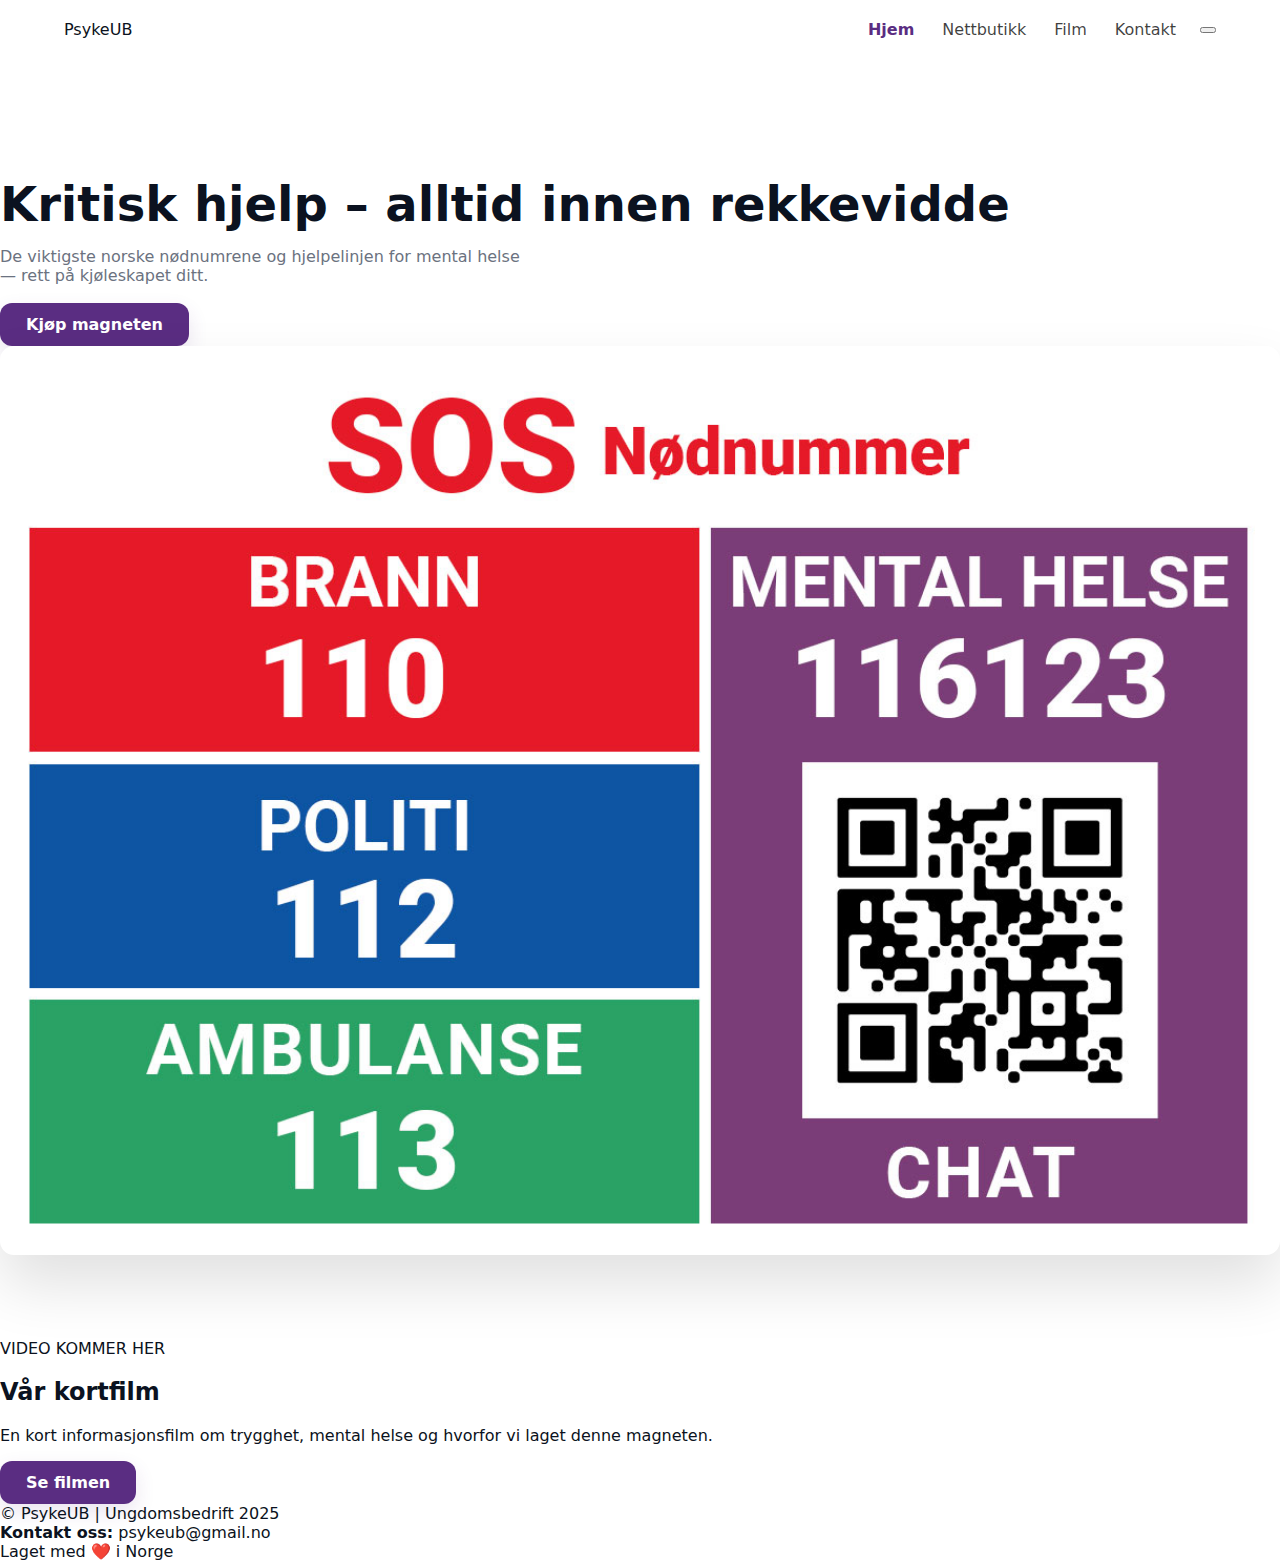
<file: index.html>
<!doctype html>
<html lang="nb">
<head>
  <meta charset="utf-8" />
  <meta name="viewport" content="width=device-width, initial-scale=1" />
  <title>psykeub — Kritisk hjelp, alltid innen rekkevidde</title>
  <link rel="stylesheet" href="css/styles.css">
</head>

<body>

<header class="header">
  <div class="header-inner">
    
    <div class="logo">PsykeUB</div>

    <nav class="nav desktop-nav">
      <a href="index.html" class="active">Hjem</a>
      <a href="product.html">Nettbutikk</a>
      <a href="film.html">Film</a>
      <a href="#footer-contact">Kontakt</a>
    </nav>

    <!-- ✅ ЕДИНЫЙ БУРГЕР -->
    <button class="burger-btn" id="burger-btn">
      <span></span>
      <span></span>
      <span></span>
    </button>

  </div>

  <nav id="mobile-nav" class="mobile-nav">
    <a href="index.html">Hjem</a>
    <a href="product.html">Nettbutikk</a>
    <a href="film.html">Film</a>
    <a href="#footer-contact">Kontakt</a>
  </nav>
</header>

<main class="container">

  <!-- SECTION 1 -->
  <section class="hero">
    <div class="hero-left">
      <h1 class="hero-title">Kritisk hjelp – alltid innen rekkevidde</h1>
      <p class="hero-sub">
        De viktigste norske nødnumrene og hjelpelinjen for mental helse — rett på kjøleskapet ditt.
      </p>

      <div class="hero-cta">
        <a class="cta-btn" href="product.html">Kjøp magneten</a>
      </div>
    </div>

    <aside class="magnet-preview">
      <img src="magnet_psykeUB.jpg" alt="Sikkerhetsmagnet">
    </aside>
  </section>


  <!-- SECTION 2 -->
  <section class="film-container">
    <div class="video-placeholder">VIDEO KOMMER HER</div>
    <div class="film-text">
      <h2>Vår kortfilm</h2>
      <p>En kort informasjonsfilm om trygghet, mental helse og hvorfor vi laget denne magneten.</p>
      <a class="cta-btn" href="film.html">Se filmen</a>
    </div>
  </section>

</main>

<footer class="footer" id="footer-contact">
  <div>© PsykeUB | Ungdomsbedrift 2025</div>
  <div><strong>Kontakt oss:</strong> psykeub@gmail.no</div>
  <div>Laget med ❤️ i Norge</div>
</footer>


<!-- ✅ ЕДИНЫЙ РАБОЧИЙ СКРИПТ БУРГЕРА -->
<script>
document.addEventListener("DOMContentLoaded", function () {
  const burger = document.getElementById("burger-btn");
  const mobileNav = document.getElementById("mobile-nav");

  if (burger && mobileNav) {
    burger.addEventListener("click", function () {
      burger.classList.toggle("active");
      mobileNav.classList.toggle("show");
    });
  }
});
</script>
</body>
</html>
</file>
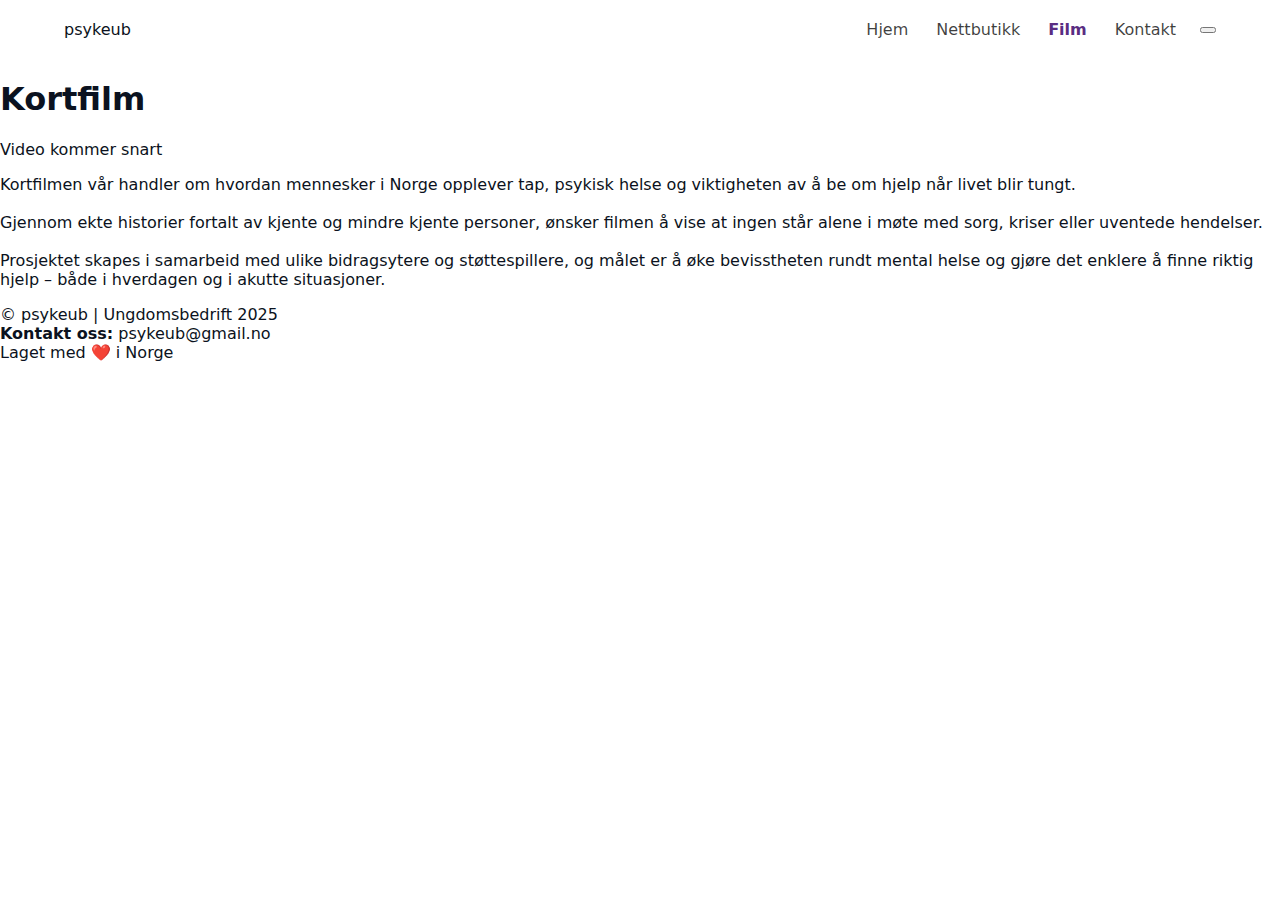
<file: film.html>
<!doctype html>
<html lang="nb">
<head>
  <meta charset="utf-8" />
  <meta name="viewport" content="width=device-width, initial-scale=1" />
  <title>Film – psykeub</title>
  <link rel="stylesheet" href="css/styles.css">
</head>

<body>

<!-- HEADER -->
<header class="header">
  <div class="header-inner">

    <!-- ЛОГО -->
    <div class="logo desktop-logo">psykeub</div>

    <!-- NAV (DESKTOP) -->
    <nav class="nav desktop-nav">
      <a href="index.html">Hjem</a>
      <a href="product.html">Nettbutikk</a>
      <a href="film.html" class="active">Film</a>
      <a href="#kontakt">Kontakt</a>
    </nav>

    <!-- BURGER -->
    <button id="burger-btn" class="burger-btn" aria-label="Menu">
      <span></span>
      <span></span>
      <span></span>
    </button>

  </div>

  <!-- MOBILE NAV -->
  <nav id="mobile-nav" class="mobile-nav">
    <a href="index.html">Hjem</a>
    <a href="product.html">Nettbutikk</a>
    <a href="film.html">Film</a>
    <a href="#kontakt">Kontakt</a>
  </nav>
</header>


<main class="container">

  <section class="film-page">

    <h1>Kortfilm</h1>

    <div class="video-placeholder large">Video kommer snart</div>

    <p class="film-text">
      Kortfilmen vår handler om hvordan mennesker i Norge opplever tap, psykisk helse og viktigheten av å be om hjelp når livet blir tungt.
      <br><br>
      Gjennom ekte historier fortalt av kjente og mindre kjente personer, ønsker filmen å vise at ingen står alene i møte med sorg, kriser eller uventede hendelser.
      <br><br>
      Prosjektet skapes i samarbeid med ulike bidragsytere og støttespillere, og målet er å øke bevisstheten rundt mental helse og gjøre det enklere å finne riktig hjelp – både i hverdagen og i akutte situasjoner.
    </p>

  </section>

</main>

<!-- FOOTER -->
<footer class="footer" id="kontakt">
  <div>© psykeub | Ungdomsbedrift 2025</div>
  <div><strong>Kontakt oss:</strong> psykeub@gmail.no</div>
  <div>Laget med ❤️ i Norge</div>
</footer>


<!-- ✅ ЕДИНЫЙ ПРАВИЛЬНЫЙ BURGER SCRIPT -->
<script>
document.addEventListener("DOMContentLoaded", function () {
  const burger = document.getElementById("burger-btn");
  const mobileNav = document.getElementById("mobile-nav");

  if (burger && mobileNav) {
    burger.addEventListener("click", function () {
      burger.classList.toggle("active");
      mobileNav.classList.toggle("show");
    });

    // Закрытие по клику на ссылку
    const links = mobileNav.querySelectorAll("a");
    links.forEach(link => {
      link.addEventListener("click", () => {
        burger.classList.remove("active");
        mobileNav.classList.remove("show");
      });
    });
  }
});
</script>

</body>
</html>
</file>
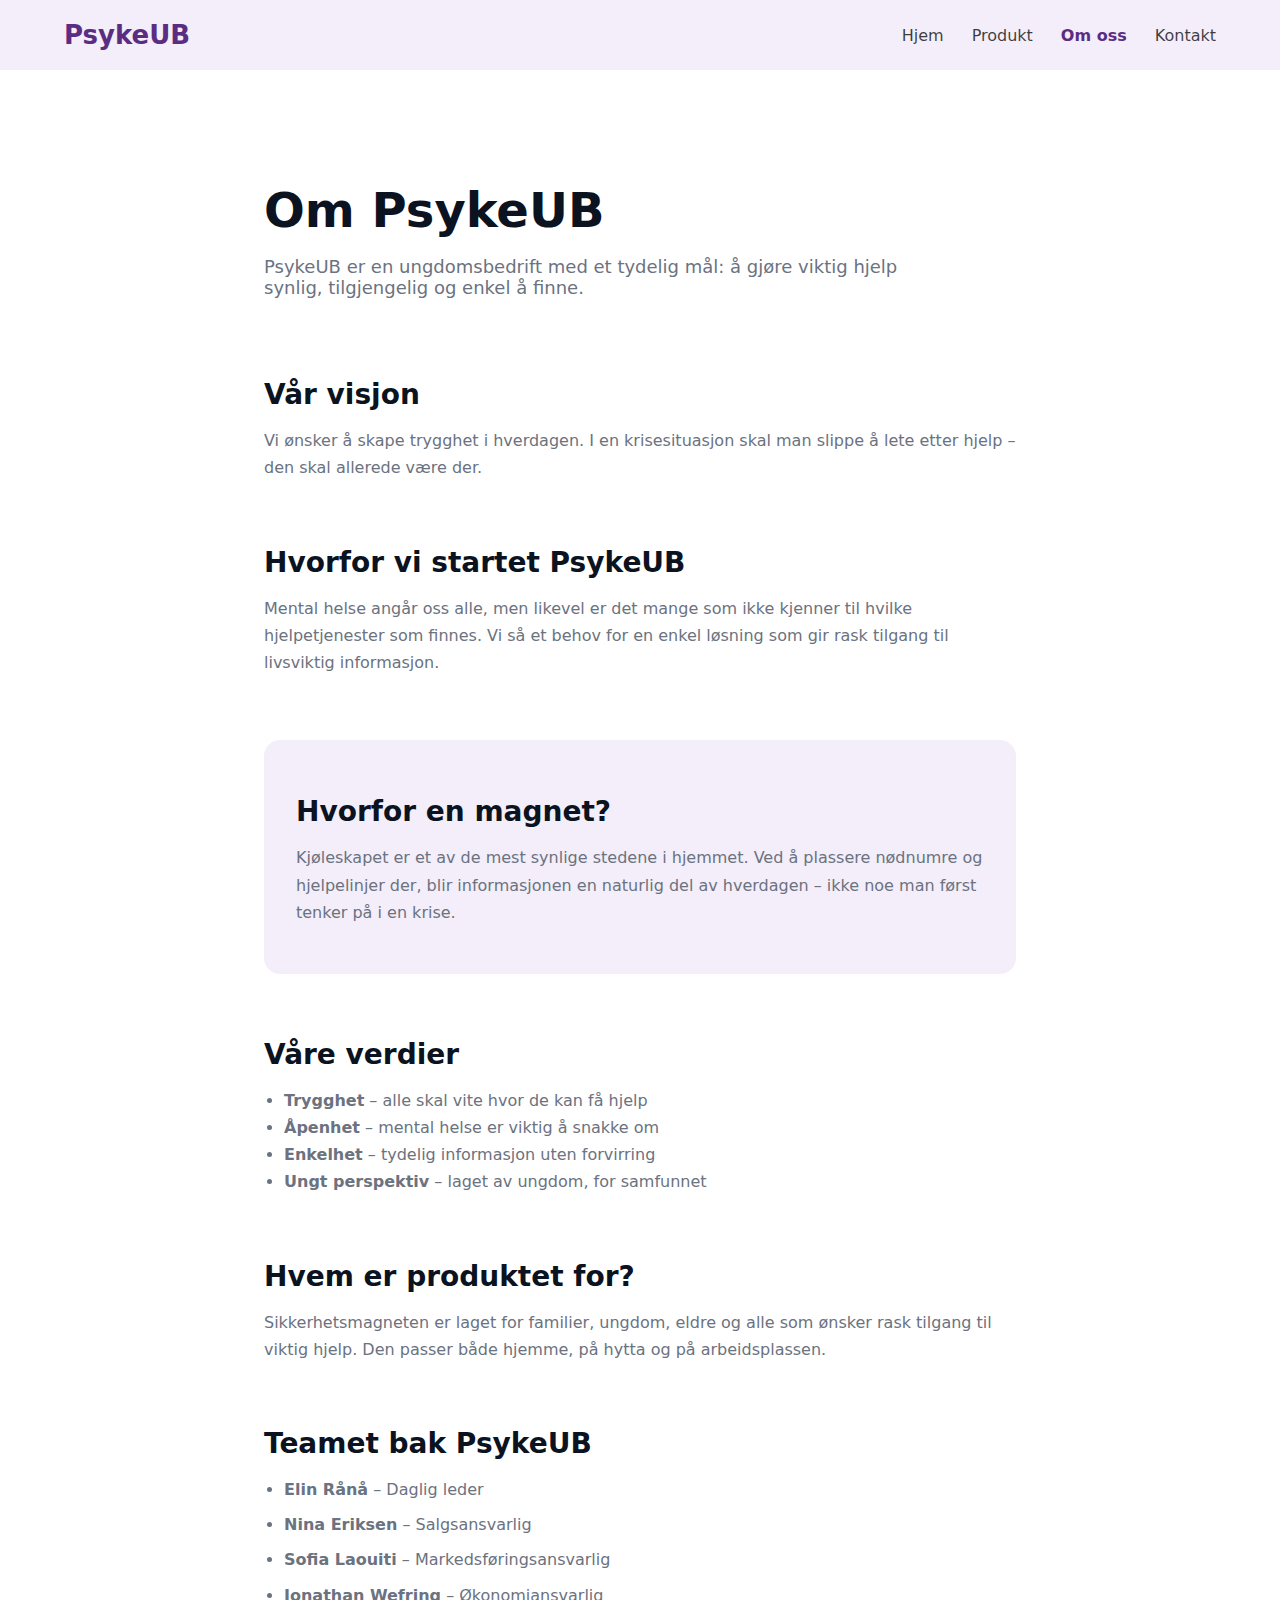
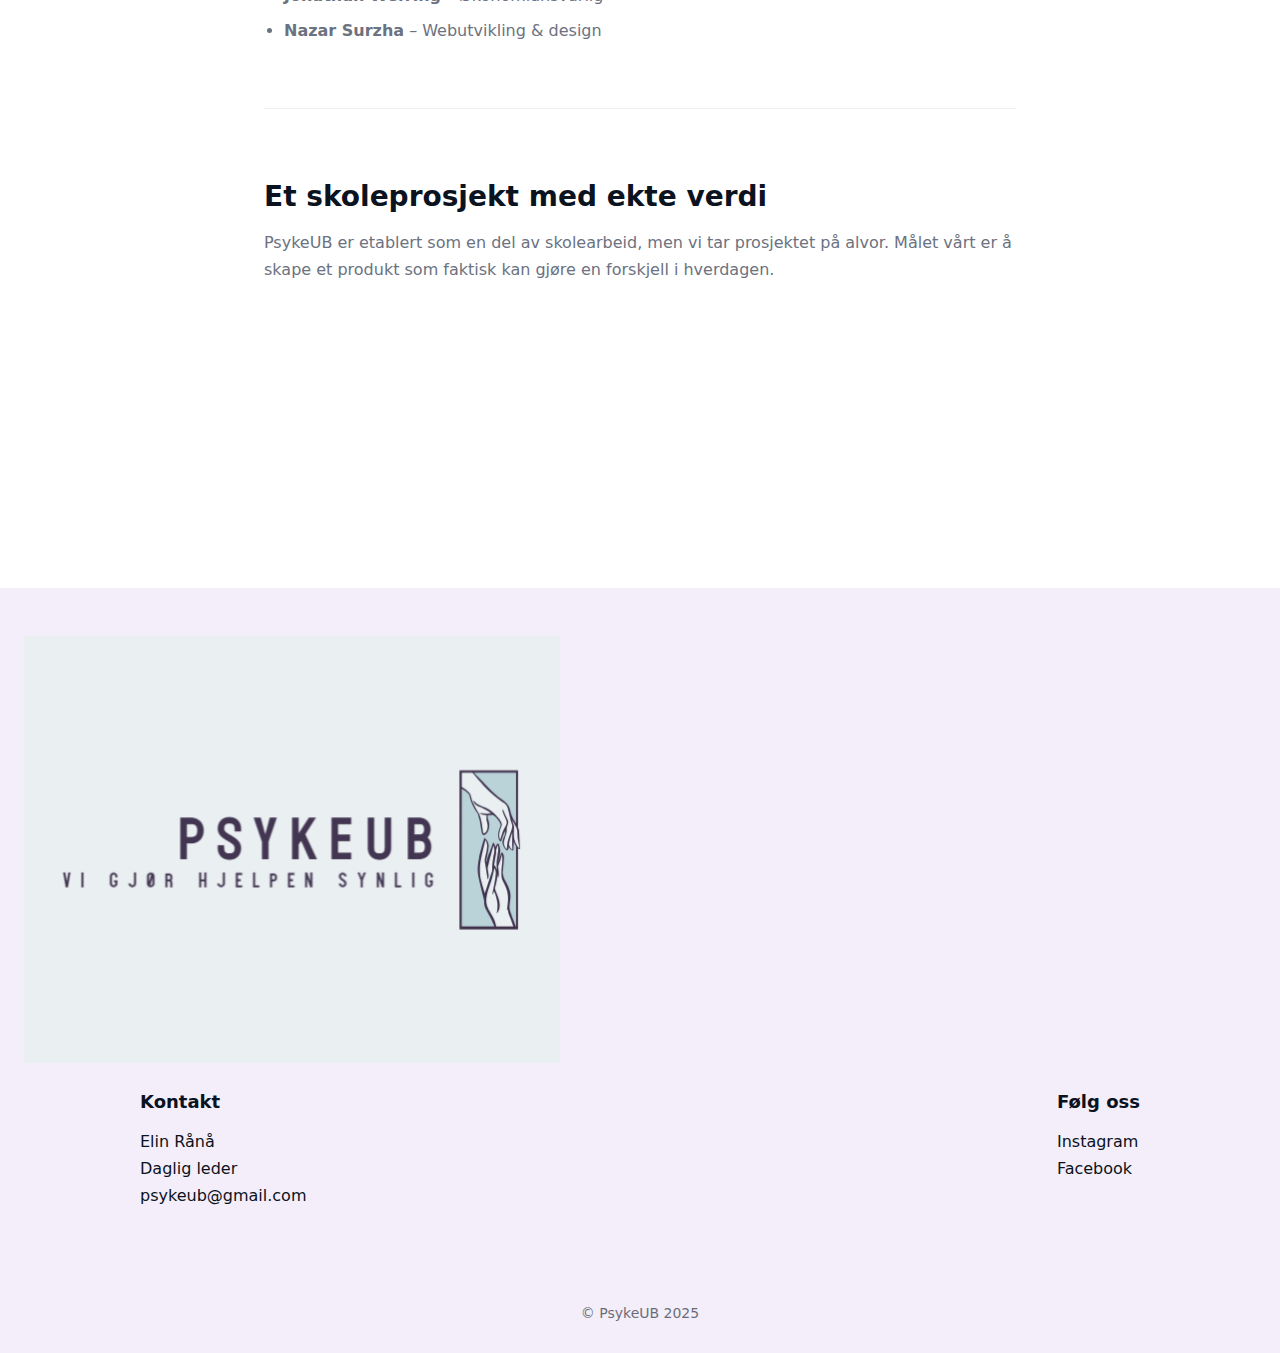
<file: om-oss.html>
<!doctype html>
<html lang="nb">
<head>
  <meta charset="utf-8" />
  <meta name="viewport" content="width=device-width, initial-scale=1" />

  <title>Om oss – PsykeUB</title>
  <meta name="description" content="Om oss – PsykeUB, ungdomsbedriften som jobber for bedre mental helse og trygghet gjennom en praktisk sikkerhetsmagnet." />

  <link rel="stylesheet" href="css/styles.css">

  <!-- Favicon -->
  <link rel="icon" type="image/x-icon" href="/favicon.ico">
  <link rel="icon" type="image/png" sizes="32x32" href="/favicon_32.png">
  <link rel="icon" type="image/png" sizes="64x64" href="/favicon_64.png">
  <link rel="apple-touch-icon" sizes="180x180" href="/favicon_180.png">
</head>

<body>

<header class="top-header">
  <div class="top-header-inner">

    <div class="site-name">
      <a href="index.html">PsykeUB</a>
    </div>

    <nav class="top-nav">
      <a href="index.html">Hjem</a>
      <a href="product.html">Produkt</a>
      <a href="om-oss.html" class="active">Om oss</a>
      <a href="#footer">Kontakt</a>
    </nav>

  </div>
</header>

<main class="about-page">

  <section class="about-hero">
    <h1>Om PsykeUB</h1>
    <p class="lead">
      PsykeUB er en ungdomsbedrift med et tydelig mål:
      å gjøre viktig hjelp synlig, tilgjengelig og enkel å finne.
    </p>
  </section>

  <section class="about-block">
    <h2>Vår visjon</h2>
    <p>
      Vi ønsker å skape trygghet i hverdagen.
      I en krisesituasjon skal man slippe å lete etter hjelp –
      den skal allerede være der.
    </p>
  </section>

  <section class="about-block">
    <h2>Hvorfor vi startet PsykeUB</h2>
    <p>
      Mental helse angår oss alle, men likevel er det mange som
      ikke kjenner til hvilke hjelpetjenester som finnes.
      Vi så et behov for en enkel løsning som gir rask tilgang
      til livsviktig informasjon.
    </p>
  </section>

  <section class="about-block highlight">
    <h2>Hvorfor en magnet?</h2>
    <p>
      Kjøleskapet er et av de mest synlige stedene i hjemmet.
      Ved å plassere nødnumre og hjelpelinjer der,
      blir informasjonen en naturlig del av hverdagen –
      ikke noe man først tenker på i en krise.
    </p>
  </section>

  <section class="about-block">
    <h2>Våre verdier</h2>
    <ul>
      <li><strong>Trygghet</strong> – alle skal vite hvor de kan få hjelp</li>
      <li><strong>Åpenhet</strong> – mental helse er viktig å snakke om</li>
      <li><strong>Enkelhet</strong> – tydelig informasjon uten forvirring</li>
      <li><strong>Ungt perspektiv</strong> – laget av ungdom, for samfunnet</li>
    </ul>
  </section>

  <section class="about-block">
    <h2>Hvem er produktet for?</h2>
    <p>
      Sikkerhetsmagneten er laget for familier, ungdom, eldre
      og alle som ønsker rask tilgang til viktig hjelp.
      Den passer både hjemme, på hytta og på arbeidsplassen.
    </p>
  </section>

  <section class="about-block team">
    <h2>Teamet bak PsykeUB</h2>
    <ul>
      <li><strong>Elin Rånå</strong> – Daglig leder</li>
      <li><strong>Nina Eriksen</strong> – Salgsansvarlig</li>
      <li><strong>Sofia Laouiti</strong> – Markedsføringsansvarlig</li>
      <li><strong>Jonathan Wefring</strong> – Økonomiansvarlig</li>
      <li><strong>Nazar Surzha</strong> – Webutvikling & design</li>
    </ul>
  </section>

  <section class="about-block subtle">
    <h2>Et skoleprosjekt med ekte verdi</h2>
    <p>
      PsykeUB er etablert som en del av skolearbeid,
      men vi tar prosjektet på alvor.
      Målet vårt er å skape et produkt som faktisk kan
      gjøre en forskjell i hverdagen.
    </p>
  </section>

</main>


<div class="footer-transition-space"></div>

<footer class="big-footer" id="footer">

  <div class="big-footer-logo">
    <img src="logo-psykeub2.png" alt="PsykeUB logo">
  </div>

  <div class="big-footer-content">

    <div>
      <h4>Kontakt</h4>
      <p>
        Elin Rånå<br>
        Daglig leder<br>
        psykeub@gmail.com
      </p>
    </div>

    <div>
      <h4>Følg oss</h4>
      <a href="https://instagram.com/psyke.ub" target="_blank">Instagram</a><br>
      <a href="https://www.facebook.com/profile.php?id=61583964930550" target="_blank">Facebook</a>
    </div>

  </div>

  <div class="big-footer-bottom">
    © PsykeUB 2025
  </div>

</footer>



<script>
document.addEventListener("DOMContentLoaded", function () {
  const burger = document.getElementById("burger-btn");
  const mobileNav = document.getElementById("mobile-nav");

  burger.addEventListener("click", function () {
    burger.classList.toggle("active");
    mobileNav.classList.toggle("show");
  });
});
</script>

</body>
</html>
</file>
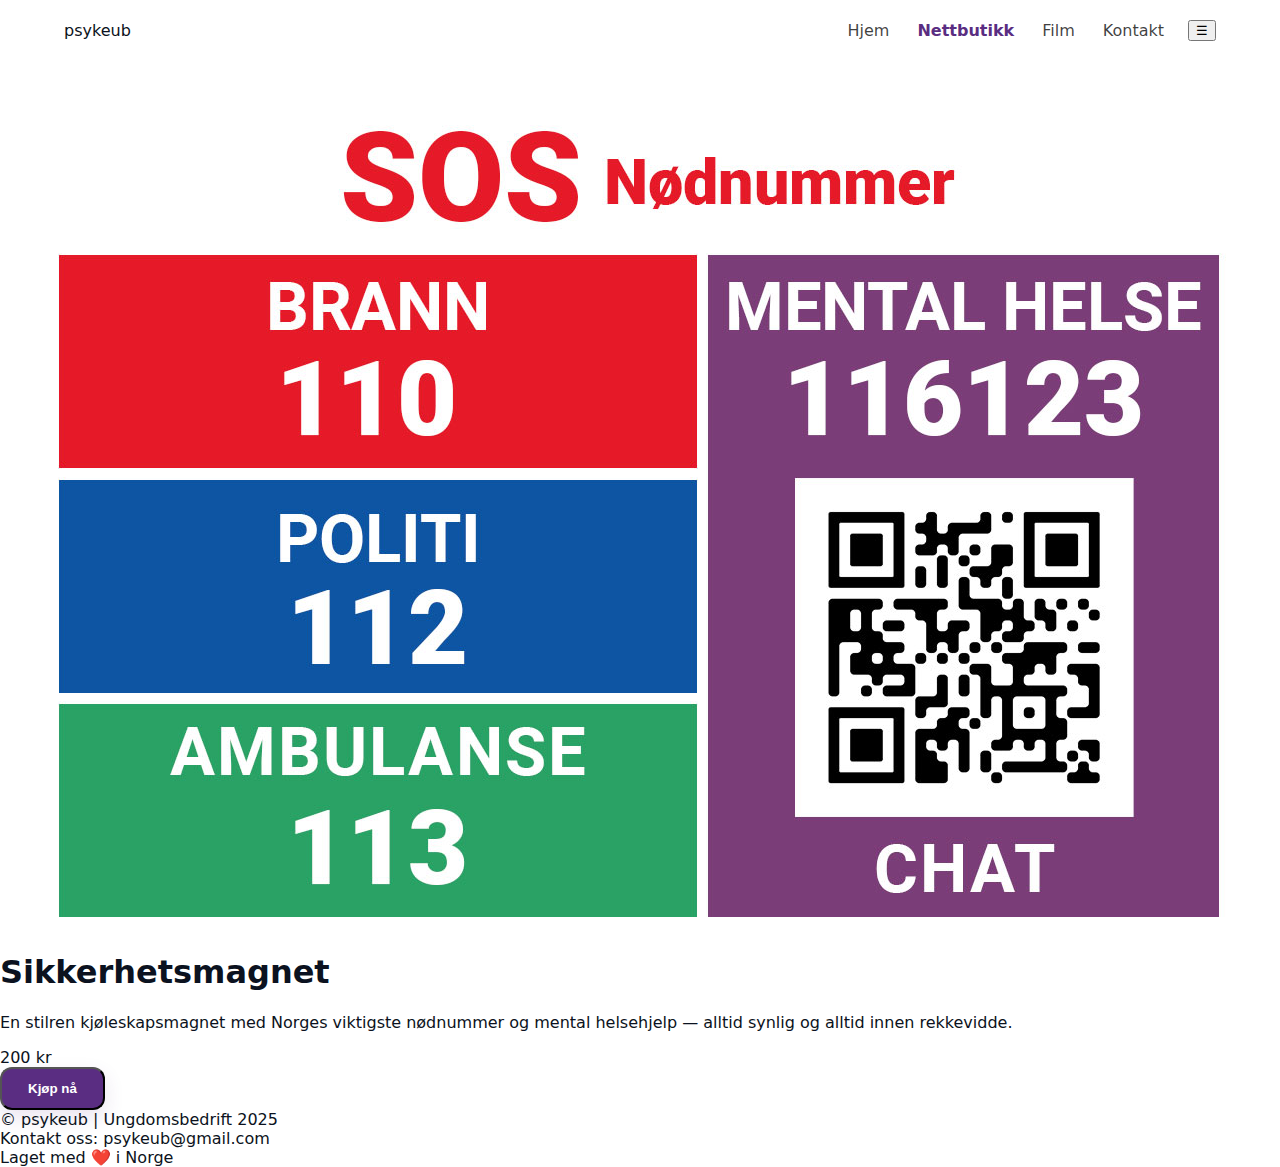
<file: product.html>
<!doctype html>
<html lang="nb">
<head>
  <meta charset="utf-8" />
  <meta name="viewport" content="width=device-width, initial-scale=1" />
  <title>Nettbutikk – Sikkerhetsmagnet</title>
  <link rel="stylesheet" href="css/styles.css">
</head>

<body>

<script>
  document.addEventListener("DOMContentLoaded", () => {
    const burger = document.getElementById("burger-btn");
    const mobileNav = document.getElementById("mobile-nav");

    if (burger && mobileNav) {
      burger.addEventListener("click", () => {
        mobileNav.classList.toggle("show");
      });
    }
  });
</script>

<header class="header">
  <div class="header-inner">

    <div class="logo desktop-logo">psykeub</div>

    <nav class="nav desktop-nav">
      <a href="index.html">Hjem</a>
      <a href="product.html" class="active">Nettbutikk</a>
      <a href="film.html">Film</a>
      <a href="index.html#kontakt">Kontakt</a>
    </nav>

    <button id="burger-btn" class="burger-btn">☰</button>

  </div>

  <nav id="mobile-nav" class="mobile-nav">
    <a href="index.html">Hjem</a>
    <a href="product.html" class="active">Nettbutikk</a>
    <a href="film.html">Film</a>
    <a href="index.html#kontakt">Kontakt</a>
  </nav>
</header>


<main class="container">

  <!-- ДОБАВЛЕН ОТСТУП ОТ HEADER -->
  <section class="product-section" style="padding-top: 40px;">

    <div class="product-card">

      <!-- КАРТИНКА ЦЕНТРИРУЕТСЯ НА МОБИЛЬНЫХ -->
      <div class="product-image" style="text-align: center;">
        <img src="magnet_psykeUB.jpg" alt="Sikkerhetsmagnet">
      </div>

      <div class="product-info">
        <h1>Sikkerhetsmagnet</h1>

        <p>
          En stilren kjøleskapsmagnet med Norges viktigste nødnummer og mental helsehjelp — alltid synlig og alltid innen rekkevidde.
        </p>

        <div class="price">200 kr</div>

        <button class="cta-btn product-btn">Kjøp nå</button>
      </div>

    </div>

  </section>

</main>

<footer class="footer">
  <div>© psykeub | Ungdomsbedrift 2025</div>
  <div>Kontakt oss: psykeub@gmail.com</div>
  <div>Laget med ❤️ i Norge</div>
</footer>

</body>
</html>
</file>
<file: css/styles.css>
/* ======================================================
   GLOBAL VARIABLES
   ====================================================== */
:root{
  --lavender: #f3eef9;
  --purple: #5a2d82;
  --accent: #5a2d82; /* bruker lilla som aksent */
  --muted: #6b7280;
  --text: #0b1220;
  --bg: #ffffff;
  --radius: 14px;
}

/* Prevent horizontal scroll artifacts on full-width banner */
body {
  margin: 0;
  padding: 0;
  width: 100%;
  overflow-x: hidden;
  font-family: Inter, system-ui, Arial, sans-serif;
  background: var(--bg);
  color: var(--text);
  -webkit-font-smoothing: antialiased;
  -moz-osx-font-smoothing: grayscale;
}

* { box-sizing: border-box; }

a { text-decoration: none; color: inherit; }

/* ======================================================
   HEADER (top bar) — same color as banner, no border line
   ====================================================== */
.header {
  border-bottom: none !important;
  box-shadow: none !important;
}

.header-inner {
  border-bottom: none !important;
}

/* header-inner uten border-bottom (удаляли линию) */
.header-inner {
  max-width: 1200px;
  margin: 0 auto;
  padding: 20px 24px; /* litt luft */
  display: flex;
  align-items: center;
  gap: 24px;
}

.logo-text {
  font-size: 28px;
  font-weight: 800;
  color: var(--purple);
}

/* NAV */
.nav {
  margin-left: auto;
  display: flex;
  gap: 28px;
  font-size: 16px;
  align-items: center;
}

.nav a { color: rgba(0,0,0,0.75); }
.nav a.active { color: var(--purple); font-weight: 700; }

/* ======================================================
   LOGO BANNER — full width, background image (streched)
   ====================================================== */
.header-logo-banner {
  width: 100vw;
  margin-left: calc(50% - 50vw);
  height: 260px;
  background-color: var(--lavender);
  background-image: url('/psykeub-banner.png');
  background-repeat: no-repeat;
  background-position: center;
  background-size: cover;
  display: block;
}

.header + .header-logo-banner {
  margin-top: 0;
}

/* ======================================================
   HERO
   ====================================================== */
.hero { 
  margin-top: 40px;   /* ← вот он, нужный отступ */
  padding: 80px 0; 
  background: #ffffff; 
}

.hero .container {
  max-width: 1200px;
  margin: 0 auto;
  padding: 0 24px;
  display: grid;
  grid-template-columns: 1.1fr 0.9fr;
  gap: 60px;
  align-items: center;
}

.hero-left h1 {
  font-size: 48px;
  line-height: 1.05;
  margin: 0 0 18px;
}

.hero-left p {
  color: var(--muted);
  max-width: 520px;
  margin-bottom: 18px;
}

.cta-btn {
  display: inline-block;
  padding: 12px 26px;
  background: var(--purple);
  color: #fff;
  border-radius: 12px;
  font-weight: 600;
  box-shadow: 0 8px 20px rgba(90,45,130,0.12);
}
.cta-btn.secondary {
  background: transparent;
  color: var(--purple);
  border: 2px solid var(--purple);
  box-shadow: none;
}

/* magnet preview */
.magnet-preview img {
  width: 100%;
  border-radius: 14px;
  background: #fff;
  padding: 20px;
  box-shadow: 0 30px 60px rgba(0,0,0,0.12);
}

/* ======================================================
   OM OSS (two-column with left image, right text)
   ====================================================== */
.omoss {
  padding: 80px 0;
  background: #fff;
}

.omoss-inner {
  max-width: 1200px;
  margin: 0 auto;
  padding: 0 24px;
  display: grid;
  grid-template-columns: 1fr 1fr;
  gap: 60px;
  align-items: center;
}

.omoss-image img {
  width: 100%;
  border-radius: 12px;
  object-fit: cover;
}

.omoss-content h2 {
  font-size: 32px;
  margin-bottom: 18px;
}

.omoss-content p {
  color: var(--muted);
  margin-bottom: 18px;
  line-height: 1.6;
}

/* ======================================================
   RESPONSIVE
   ====================================================== */
@media (max-width: 900px) {
  .hero .container,
  .omoss-inner {
    grid-template-columns: 1fr;
  }

  .header-logo-banner {
    height: 200px;
    background-position: center top;
  }

  .logo-text {
    font-size: 22px;
  }
}
/* ======================================================
   TOP NAVIGATION (7sterke-style)
   ====================================================== */

.top-header {
  background: var(--lavender);
  position: sticky;
  top: 0;
  z-index: 100;
}

.top-header-inner {
  max-width: 1200px;
  margin: 0 auto;
  padding: 20px 24px;
  display: flex;
  align-items: center;
}

.site-name {
  font-size: 26px;
  font-weight: 800;
  color: var(--purple);
}

.top-nav {
  margin-left: auto;
  display: flex;
  gap: 28px;
}

.top-nav a {
  color: rgba(0, 0, 0, 0.75);
}

.top-nav a.active {
  color: var(--purple);
  font-weight: 700;
}

/* ======================================================
   BRAND BANNER (LOGO BLOCK)
   ====================================================== */

.brand-banner {
  width: 100%;
  height: 340px;              /* ← контролируешь высоту тут */
  background-color: var(--lavender);
  background-image: url('../psykeub-banner.png');
  background-repeat: no-repeat;
  background-position: center;
  background-size: cover;     /* растягивается от края до края */
}


.brand-banner img {
  max-height: 320px;
  width: auto;
  max-width: 100%;
}

/* ======================================================
   FINAL BIG FOOTER 
   ====================================================== */

.big-footer {
  background: var(--lavender);
  padding: 48px 24px 32px; /* компактно */
}


.big-footer-content {
  max-width: 1000px;
  width: 100%;
  display: grid;
  grid-template-columns: repeat(3, 1fr);
  gap: 40px;
  text-align: center;
}

.big-footer-content h4 {
  font-size: 18px;
  margin-bottom: 16px;
}

.big-footer-content p,
.big-footer-content a {
  font-size: 16px;
  line-height: 1.7;
}

.big-footer-bottom {
  margin-top: 80px;
  font-size: 14px;
  opacity: 0.6;
  text-align: center;
}

/* MOBILE */
@media (max-width: 900px) {
  .big-footer-logo {
    font-size: 64px;
    margin-bottom: 40px;
  }

  .big-footer-content {
    grid-template-columns: 1fr;
  }
}

/* ======================================================
   FOOTER REVEAL SPACE (KEY TO 7STERKE EFFECT)
   ====================================================== */

.footer-reveal-space {
  height: 100vh;        /* создаёт пространство для "проявления" футера */
  background: transparent;
}

/* Soft transition into footer */
.big-footer {
  position: relative;
}

.footer-transition-space {
  height: 120px;              /* мягкий переход */
  background: transparent;
}

.big-footer-content {
  display: flex;
  justify-content: space-between;
  gap: 65px;
  max-width: 1000px;
  margin: 0 auto;
}

.big-footer-content > div {
  text-align: left;   /* текст ровный, не по центру */
}

.big-footer-content a {
  text-decoration: none;
  color: var(--text);
}

.big-footer-content a:hover {
  text-decoration: underline;
  color: var(--purple);
}

html,
body {
  scroll-behavior: smooth;
}

/* ======================================================
   PRODUCT PAGE LAYOUT
   ====================================================== */

.product-page {
  background: #fff;
}

.product-layout {
  max-width: 1200px;
  margin: 0 auto;
  padding: 80px 24px;
  display: grid;
  grid-template-columns: 1fr 1.2fr;
  gap: 80px;
  align-items: start;
}

/* LEFT: IMAGE */
.product-media {
  position: sticky;
  top: 120px;
  height: fit-content;
}

/* RIGHT: CONTENT */
.product-content {
  min-height: 200vh; /* ← КЛЮЧЕВОЙ МОМЕНТ */
}

.product-media img {
  width: 100%;
  border-radius: 0; /* убрали скругление */
  box-shadow: 
    0 40px 80px rgba(0,0,0,0.18),
    0 10px 20px rgba(0,0,0,0.08); /* более глубокая и мягкая тень */
}

/* RIGHT: CONTENT */
.product-content h1 {
  font-size: 42px;
  margin-bottom: 12px;
}

.product-content .price {
  font-size: 24px;
  font-weight: 700;
  color: var(--purple);
  margin-bottom: 16px;
}

.product-content section {
  margin-top: 48px;
}

.product-content h2 {
  font-size: 22px;
  margin-bottom: 12px;
}

.product-content p,
.product-content li {
  color: var(--muted);
  line-height: 1.6;
}

.vipps-qr {
  display: block;
  max-width: 260px;
  margin: 24px 0;
}

/* ======================================================
   PRODUCT PAGE — MOBILE
   ====================================================== */

@media (max-width: 900px) {
  .product-layout {
    grid-template-columns: 1fr;
    gap: 40px;
  }

  .product-media {
    position: relative; /* убираем sticky на мобилке */
    top: auto;
  }
}

/* ======================================================
   ABOUT PAGE
   ====================================================== */

.about-page {
  max-width: 800px;
  margin: 0 auto;
  padding: 80px 24px 120px;
}

.about-hero {
  margin-bottom: 80px;
}

.about-hero h1 {
  font-size: 48px;
  margin-bottom: 16px;
}

.about-hero .lead {
  font-size: 18px;
  color: var(--muted);
  max-width: 640px;
}

.about-block {
  margin-bottom: 64px;
}

.about-block h2 {
  font-size: 28px;
  margin-bottom: 16px;
}

.about-block p,
.about-block li {
  color: var(--muted);
  line-height: 1.7;
}

.about-block ul {
  padding-left: 20px;
}

.about-block.highlight {
  background: var(--lavender);
  padding: 32px;
  border-radius: 16px;
}

.about-block.subtle {
  border-top: 1px solid #eee;
  padding-top: 48px;
}

.about-block.team ul li {
  margin-bottom: 8px;
}

/* MOBILE */
@media (max-width: 700px) {
  .about-hero h1 {
    font-size: 36px;
  }
}

/* =========================
   BURGER BUTTON
   ========================= */
.burger {
  display: none;
  flex-direction: column;
  gap: 5px;
  background: none;
  border: none;
  cursor: pointer;
}

.burger span {
  width: 26px;
  height: 3px;
  background: var(--purple);
  border-radius: 2px;
}

/* =========================
   MOBILE NAV
   ========================= */
.mobile-nav {
  display: none;
  flex-direction: column;
  background: var(--lavender);
  position: absolute;
  top: 100%;
  left: 0;
  width: 100%;
  padding: 20px 24px;
  gap: 20px;
}

.mobile-nav a {
  font-size: 18px;
  font-weight: 600;
}

/* =========================
   MOBILE HEADER RULES
   ========================= */
@media (max-width: 900px) {
  .top-nav {
    display: none;
  }

  .burger {
    display: flex;
    margin-left: auto;
  }

  .mobile-nav.show {
    display: flex;
  }

  .top-header-inner {
    position: relative;
  }
}

@media (max-width: 700px) {
  .hero {
    padding: 60px 0;
  }

  .hero-left h1 {
    font-size: 34px;
    line-height: 1.15;
  }

  .hero-left p {
    font-size: 16px;
  }

  .cta-btn {
    width: 100%;
    text-align: center;
  }

  .magnet-preview img {
    padding: 12px;
  }
}

@media (max-width: 900px) {
  .top-nav {
    display: none !important;
  }
}

/* === FOOTER MOBILE FIX === */
@media (max-width: 900px) {
  .big-footer-content {
    flex-direction: column;
    align-items: center;
    gap: 32px;
  }

  .big-footer-content > div {
    text-align: center;
  }
}

/* === FIX: mobile menu positioning on all pages === */
.top-header-inner {
  position: relative;
}

/* === PRODUCT PAGE MOBILE TYPOGRAPHY === */
@media (max-width: 700px) {

  .product-layout {
    padding: 48px 20px;
  }

  .product-content h1 {
    font-size: 32px;
    text-align: center;
  }

  .product-content .price {
    text-align: center;
  }

  .product-content section {
    margin-top: 36px;
  }

  .product-content p,
  .product-content li {
    font-size: 16px;
    line-height: 1.65;
  }

  .product-media img {
    max-width: 420px;
    margin: 0 auto;
    display: block;
  }
}

/* === PRICE SALE STYLE === */
.price {
  display: flex;
  align-items: center;
  gap: 12px;
}

.old-price {
  font-size: 20px;
  color: #9ca3af;
  text-decoration: line-through;
}

.new-price {
  font-size: 28px;
  font-weight: 800;
  color: var(--purple);
}
@media (max-width: 700px) {
  .price {
    justify-content: center;
  }
}
.new-price::before {
  content: "Nå ";
  font-size: 20px;          /* такой же, как у .old-price */
  font-weight: 600;
  color: var(--purple);
  margin-right: 6px;
}
</file>
